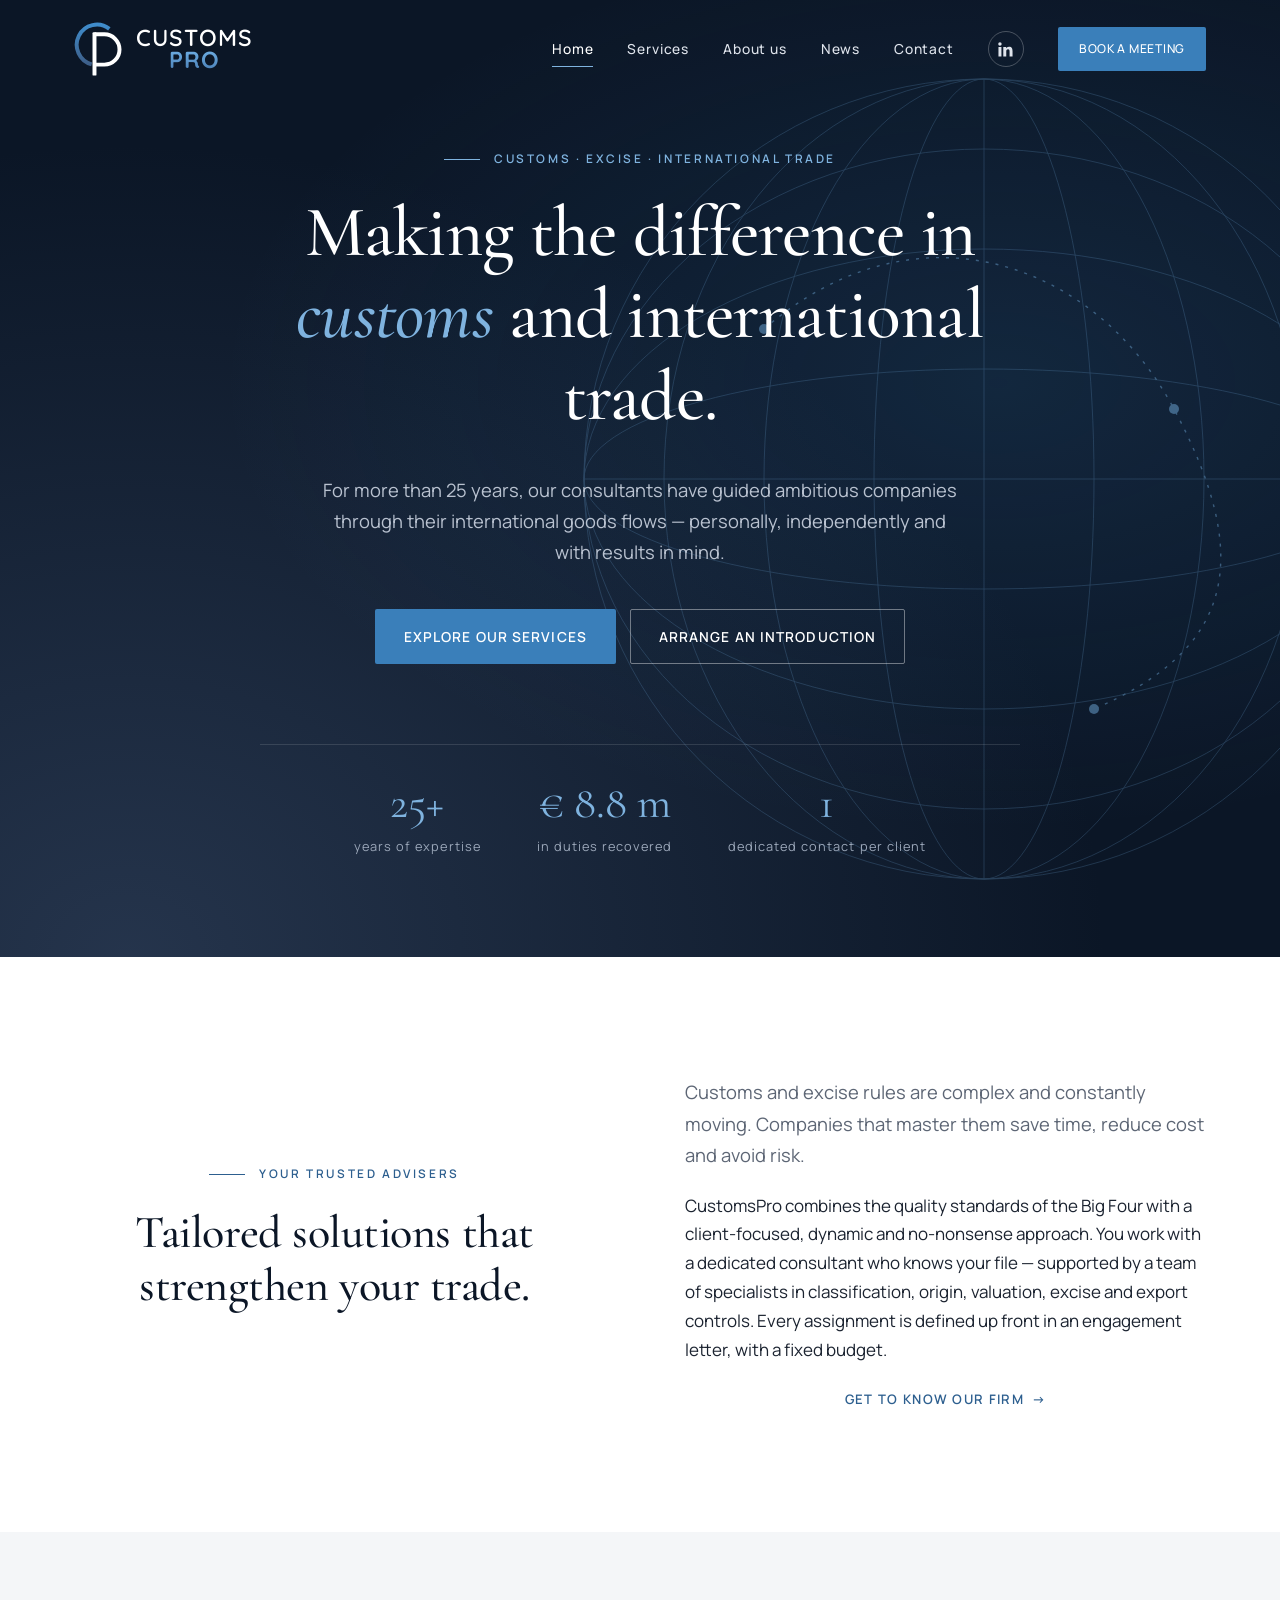
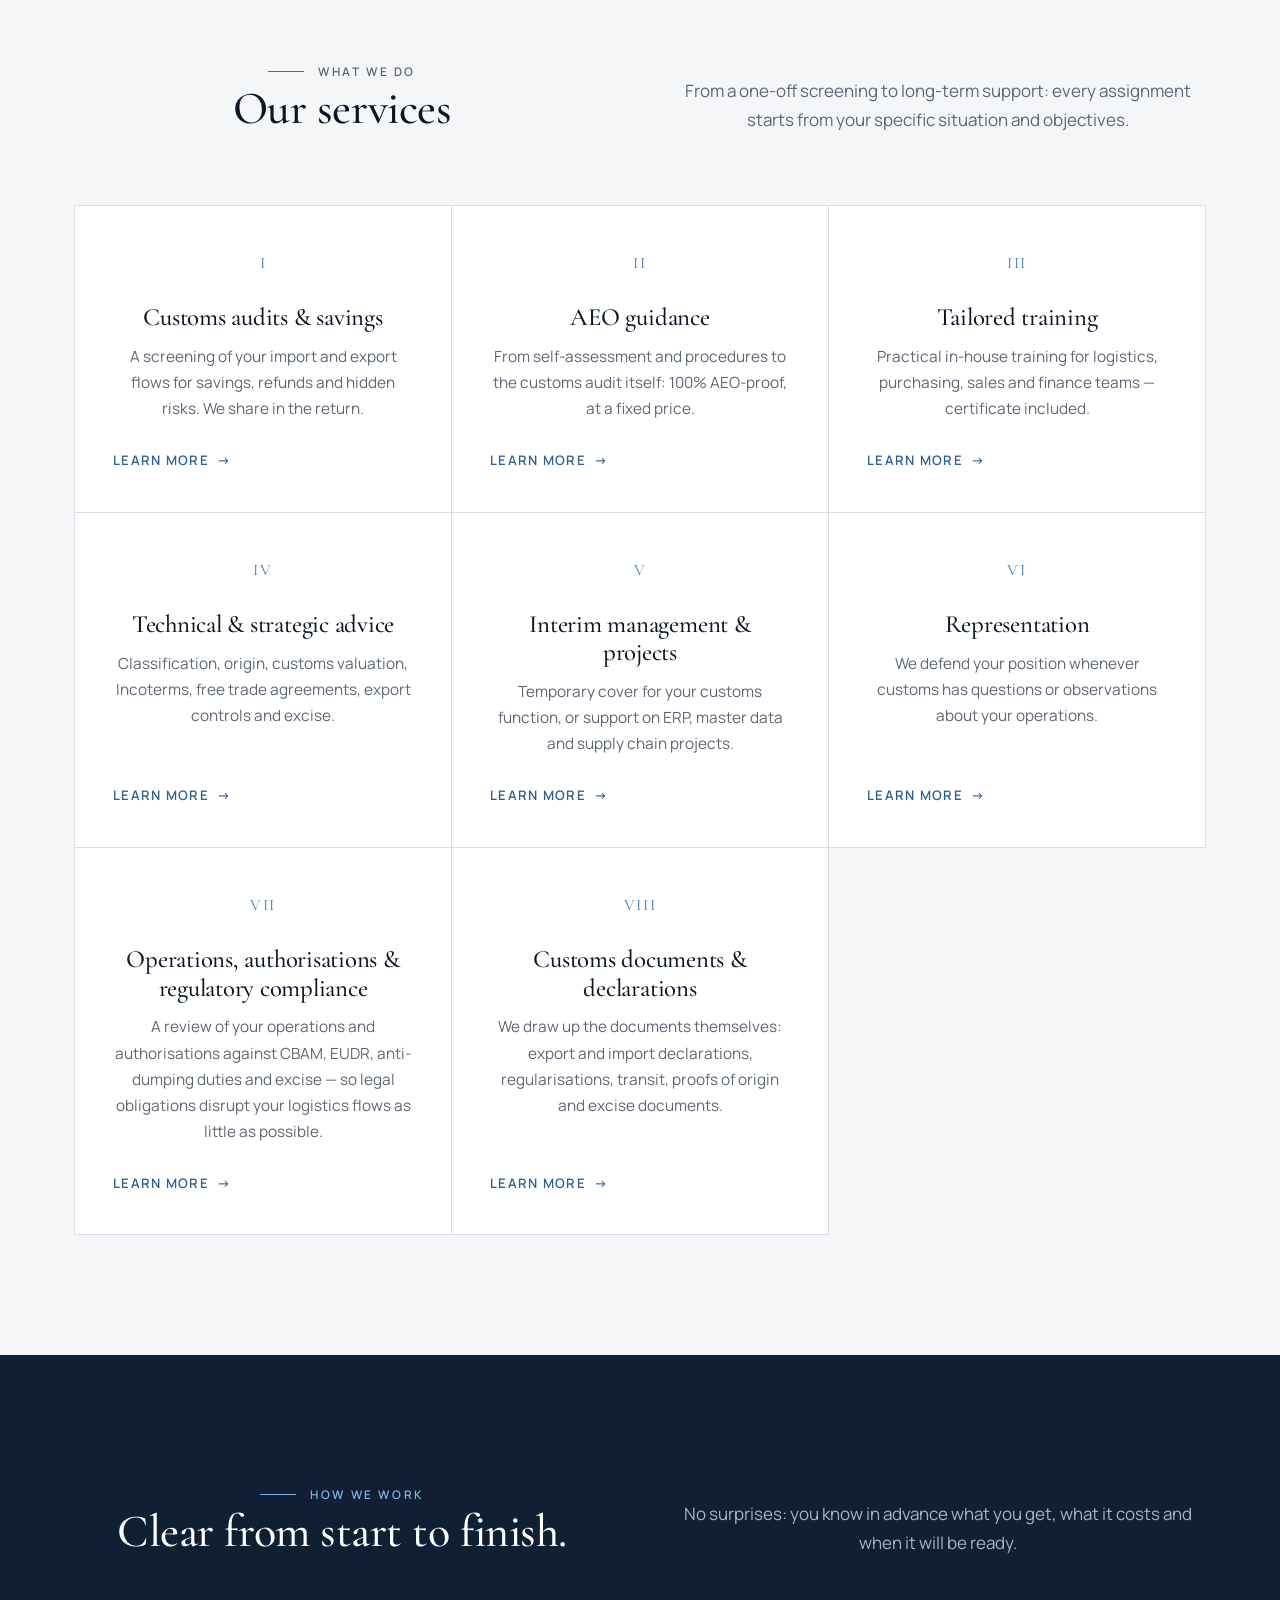
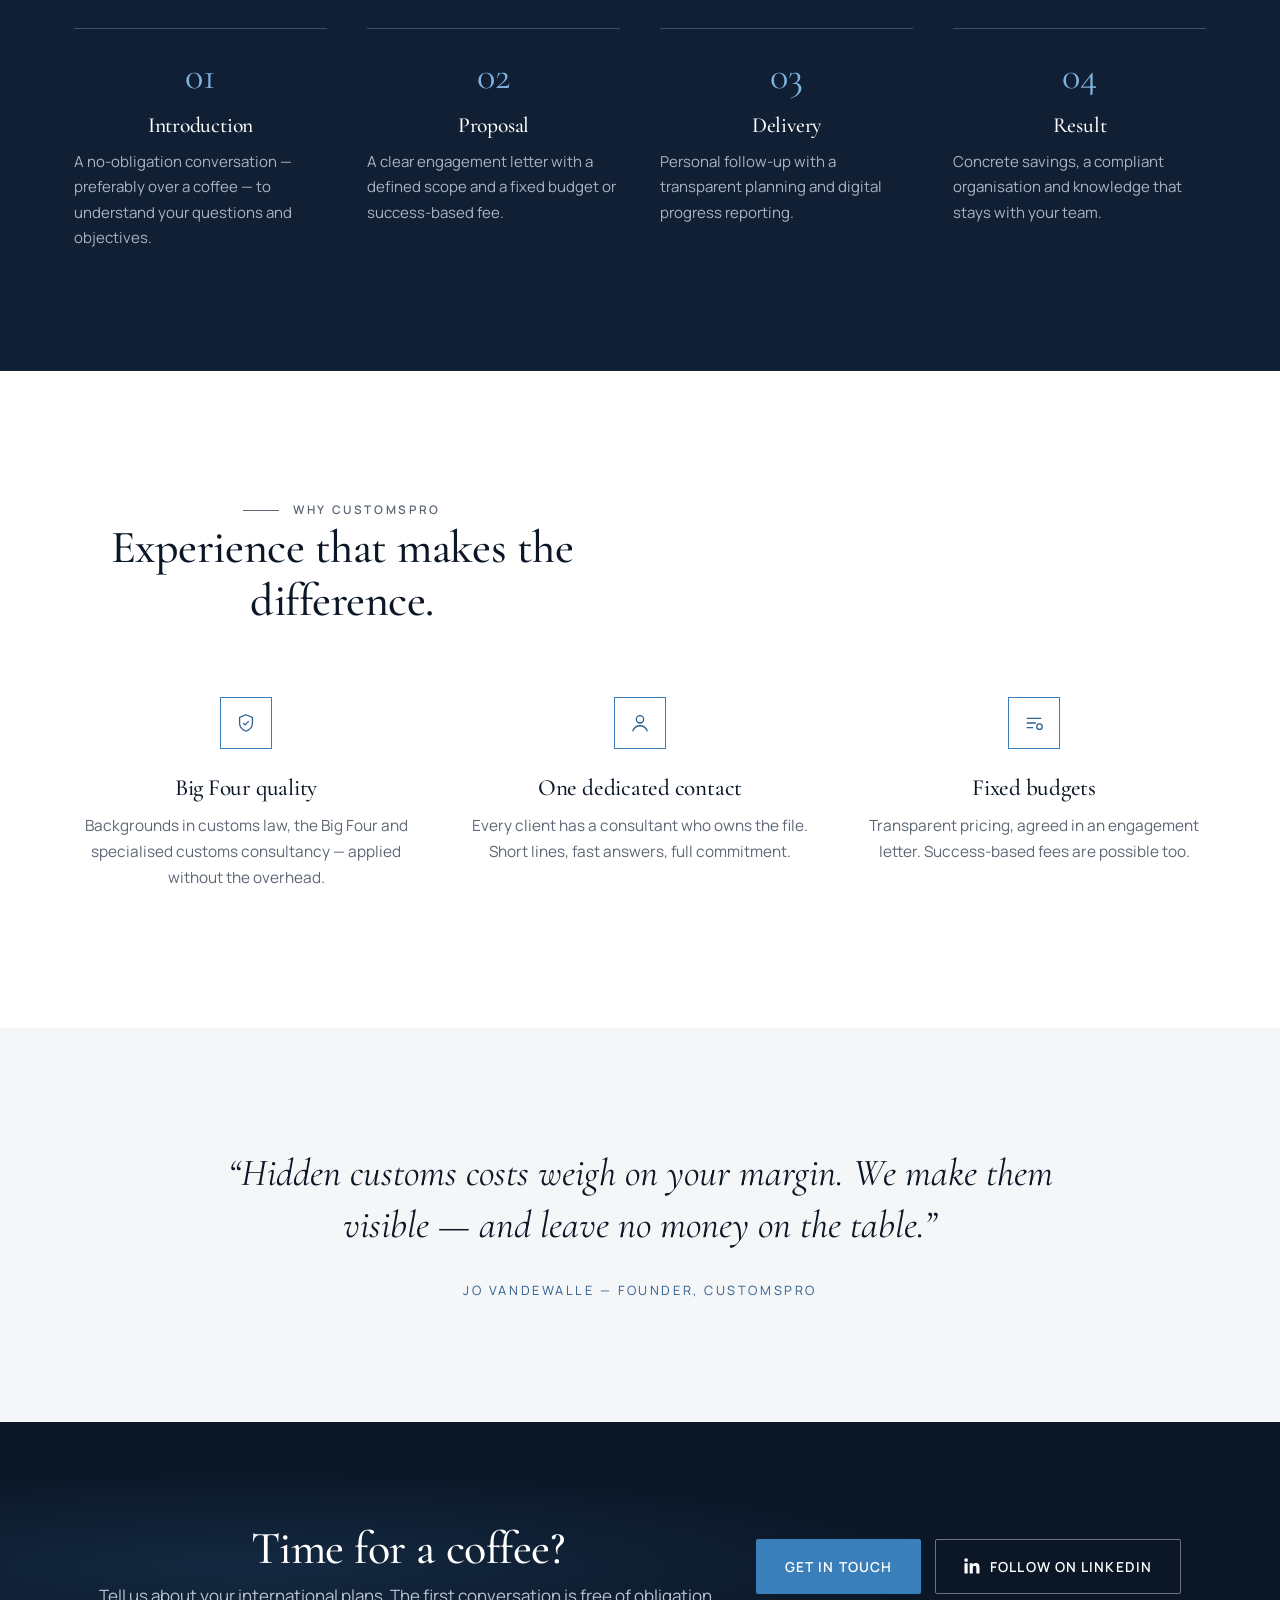
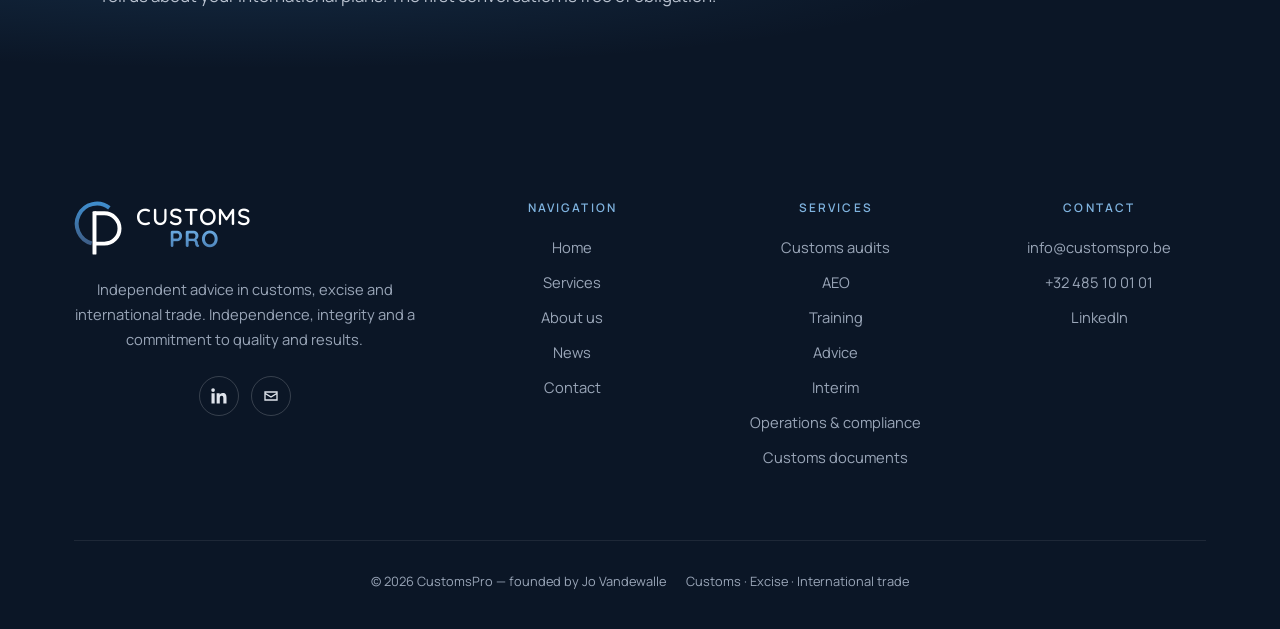
<file: index.html>
<!DOCTYPE html>
<html lang="en">
<head>
<meta charset="utf-8">
<meta name="viewport" content="width=device-width, initial-scale=1">
<meta name="description" content="CustomsPro – independent consultancy in customs, excise and international trade. Customs audits, AEO, training, classification, origin, valuation, CBAM, EUDR and customs documents.">
<meta property="og:title" content="CustomsPro | Customs &amp; Excise Consultancy">
<meta property="og:description" content="CustomsPro – independent consultancy in customs, excise and international trade. Customs audits, AEO, training, classification, origin, valuation, CBAM, EUDR and customs documents.">
<meta property="og:type" content="website">
<meta property="og:image" content="img/logo-customspro.webp">
<link rel="icon" href="img/favicon.svg" type="image/svg+xml">
<title>CustomsPro | Customs &amp; Excise Consultancy</title>
<link rel="preconnect" href="https://fonts.googleapis.com">
<link rel="preconnect" href="https://fonts.gstatic.com" crossorigin>
<link href="https://fonts.googleapis.com/css2?family=Cormorant+Garamond:ital,wght@0,400;0,500;0,600;1,400;1,500&family=Quicksand:wght@600;700&family=Manrope:wght@400;500;600;700&display=swap" rel="stylesheet">
<link rel="stylesheet" href="css/style.css?v=2">
<script type="application/ld+json">
{
  "@context": "https://schema.org",
  "@type": "ProfessionalService",
  "name": "CustomsPro",
  "description": "Independent consultancy in customs, excise and international trade.",
  "url": "https://www.customspro.be/",
  "email": "info@customspro.be",
  "telephone": "+32 485 10 01 01",
  "areaServed": "BE",
  "founder": { "@type": "Person", "name": "Jo Vandewalle" },
  "knowsAbout": ["Customs", "Excise", "AEO", "Tariff classification", "Origin", "Customs valuation", "Export controls", "Incoterms"]
}
</script>

<style>
  .route { display: none; }
  .route.is-active { display: block; }

  .news-toolbar { display:flex; flex-wrap:wrap; gap:16px; align-items:center; justify-content:space-between; margin-bottom:40px; }
  .news-list { display:grid; gap:22px; }
  .news-card { background:#fff; border:1px solid rgba(20,20,19,.08); border-radius:14px; padding:30px 32px; transition:box-shadow .25s ease, transform .25s ease; }
  .news-card:hover { box-shadow:0 18px 40px rgba(20,20,19,.08); transform:translateY(-2px); }
  .news-meta { display:flex; flex-wrap:wrap; gap:12px; align-items:center; margin-bottom:14px; }
  .news-cat { font:600 11px/1 Manrope,sans-serif; letter-spacing:.14em; text-transform:uppercase; color:#3f8ccb; background:rgba(63,140,203,.1); padding:7px 12px; border-radius:100px; }
  .news-date { font:500 13px/1 Manrope,sans-serif; color:var(--muted,#6c6a67); }
  .news-card h3 { margin:0 0 12px; font-size:1.35rem; line-height:1.3; }
  .news-card p { margin:0 0 18px; color:var(--muted,#6c6a67); }
  .news-actions { display:flex; gap:18px; align-items:center; flex-wrap:wrap; }
  .news-admin { margin-top:46px; background:#fff; border:1px dashed rgba(63,140,203,.45); border-radius:14px; padding:30px 32px; }
  .news-admin h3 { margin:0 0 6px; }
  .news-admin .hint { color:var(--muted,#6c6a67); margin:0 0 24px; font-size:.95rem; }
  .news-admin .form-row { display:grid; grid-template-columns:1fr 1fr; gap:18px; }
  .news-admin .field { margin-bottom:18px; }
  .news-admin label { display:block; font:600 12px/1 Manrope,sans-serif; letter-spacing:.08em; text-transform:uppercase; margin-bottom:8px; }
  .news-admin input, .news-admin select, .news-admin textarea { width:100%; padding:13px 15px; border:1px solid rgba(20,20,19,.16); border-radius:9px; font:400 15px/1.5 Manrope,sans-serif; background:#fff; box-sizing:border-box; }
  .news-admin textarea { min-height:110px; resize:vertical; }
  .news-status { margin-top:14px; font-size:.9rem; color:var(--muted,#6c6a67); }
  .news-delete { background:none; border:0; padding:0; font:500 14px/1 Manrope,sans-serif; color:#b4453c; cursor:pointer; }
  .news-empty { background:#fff; border:1px solid rgba(20,20,19,.08); border-radius:14px; padding:54px 32px; text-align:center; }
  .news-empty h2 { margin:0 0 10px; }
  .news-empty p { color:var(--muted,#6c6a67); margin:0 0 26px; }
  .news-filters { display:grid; gap:14px; margin:0 0 34px; }
  .filter-row { display:flex; flex-wrap:wrap; gap:10px; }
  .filter-btn {
    font:600 12px/1 Manrope,sans-serif; letter-spacing:.06em; text-transform:uppercase;
    color:var(--muted,#5d6675); background:#fff; border:1px solid var(--line,#d9dfe6);
    border-radius:100px; padding:11px 18px; cursor:pointer; white-space:nowrap;
    transition:color .25s ease, border-color .25s ease, background .25s ease;
  }
  .filter-btn:hover { color:var(--navy-900,#0b1626); border-color:var(--accent,#3a7fba); }
  .filter-btn[aria-pressed="true"] { background:var(--accent,#3a7fba); border-color:var(--accent,#3a7fba); color:#fff; }
  .filter-row-main .filter-btn { font-size:13px; padding:13px 22px; }
  .filter-row .count { opacity:.65; margin-left:6px; font-weight:500; }
  .news-none { background:#fff; border:1px solid rgba(20,20,19,.08); border-radius:14px; padding:40px 32px; text-align:center; color:var(--muted,#5d6675); }

  .news-toolbar .feed-author { display:flex; align-items:center; gap:14px; }
  .news-toolbar .feed-author img { width:56px; height:56px; border-radius:50%; object-fit:cover; object-position:top center; }
  .news-toolbar .feed-author strong { display:block; font:600 16px/1.3 Manrope,sans-serif; }
  .news-toolbar .feed-author span { display:block; font:400 13px/1.4 Manrope,sans-serif; color:var(--muted,#6c6a67); }
  @media (max-width:760px) { .news-admin .form-row { grid-template-columns:1fr; } }

  /* ---- centred layout ---- */
  body { text-align: center; }
  .hero h1, .page-hero h1, .hero .lead, .page-hero .lead, .split .lead,
  .section-head p, .quote blockquote { margin-left: auto; margin-right: auto; }
  .hero-actions, .cta-actions, .news-actions, .social, .filter-row,
  .news-meta, .footer-bottom { justify-content: center; }
  /* a scrollable row centres only when it fits, otherwise the first item is cut off */
  .service-nav .wrap { justify-content: center; justify-content: safe center; }
  .hero-stats { margin-left: auto; margin-right: auto; }
  .news-toolbar { justify-content: center; }
  .hero-stats { justify-content: center; }
  .cta .wrap { justify-content: center; text-align: center; }
  .section-head { text-align: center; }
  .value-icon, .contact-list .ico, .portrait { margin-left: auto; margin-right: auto; }
  .contact-list li { grid-template-columns: 1fr; justify-items: center; }
  .timeline li { grid-template-columns: 1fr; gap: 8px; }
  .service-detail { text-align: center; }
  .service-detail .body > p, .checklist li, .news-card p, .highlight,
  .split > div > p, .step p { text-align: left; }
  .checklist, .highlight { max-width: 820px; margin-left: auto; margin-right: auto; }
  .clients { max-width: 900px; margin-left: auto; margin-right: auto; }
  .portrait-caption { position: static; max-width: 340px; margin: 0 auto; }
</style>
</head>
<body>

<header class="site-header">
  <div class="wrap">
    <a href="#/home" class="brand" aria-label="CustomsPro – home">
      <svg class="brand-mark" viewBox="180 400 545 615" aria-hidden="true"><defs><linearGradient id="cpg" x1="0" y1="0" x2="0" y2="1"><stop offset="0" stop-color="#3f8ccb"/><stop offset="1" stop-color="#3d5e88"/></linearGradient></defs><path d="M581.7 478.8A230 230 0 1 0 380.5 882.2" fill="none" stroke="url(#cpg)" stroke-width="45"/><rect x="390" y="518" width="45" height="492" rx="10" fill="currentColor"/><path d="M412 540.5H525A172.5 172.5 0 0 1 525 885.5H412" fill="none" stroke="currentColor" stroke-width="45"/></svg>
      <span class="brand-name"><span class="bn-customs">CUSTOMS</span><span class="bn-pro">PRO</span></span>
    </a>
    <button class="menu-toggle" aria-label="Menu" aria-expanded="false"><span></span></button>
    <nav class="nav" aria-label="Main menu">
      <a href="#/home" data-nav="home">Home</a>
      <a href="#/services" data-nav="services">Services</a>
      <a href="#/about" data-nav="about">About us</a>
      <a href="#/news" data-nav="news">News</a>
      <a href="#/contact" data-nav="contact">Contact</a>
      <a href="https://www.linkedin.com/in/jo-vandewalle-5059613/" class="nav-linkedin" target="_blank" rel="noopener" aria-label="CustomsPro on LinkedIn">
        <svg viewBox="3 3 18 18" aria-hidden="true"><path d="M20.45 20.45h-3.56v-5.57c0-1.33-.02-3.04-1.85-3.04-1.85 0-2.14 1.45-2.14 2.94v5.67H9.35V9h3.41v1.56h.05c.48-.9 1.64-1.85 3.37-1.85 3.6 0 4.27 2.37 4.27 5.46v6.28zM5.34 7.43a2.06 2.06 0 1 1 0-4.13 2.06 2.06 0 0 1 0 4.13zM7.12 20.45H3.56V9h3.56v11.45z"/></svg>
      </a>
      <a href="#/contact" class="btn btn-accent">Book a meeting</a>
    </nav>
  </div>
</header>

<main>

  <!-- ============================= HOME ============================= -->
  <div class="route" id="route-home">

    <section class="hero on-dark">
      <svg class="hero-globe" viewBox="0 0 900 900" fill="none" aria-hidden="true">
        <g stroke="#6fa8d8" stroke-width=".8" opacity=".55">
          <circle cx="450" cy="450" r="400"/>
          <ellipse cx="450" cy="450" rx="320" ry="400"/>
          <ellipse cx="450" cy="450" rx="220" ry="400"/>
          <ellipse cx="450" cy="450" rx="110" ry="400"/>
          <line x1="450" y1="50" x2="450" y2="850"/>
          <ellipse cx="450" cy="450" rx="400" ry="110"/>
          <ellipse cx="450" cy="450" rx="400" ry="230"/>
          <ellipse cx="450" cy="450" rx="400" ry="330"/>
          <line x1="50" y1="450" x2="850" y2="450"/>
        </g>
        <path d="M230 300 C 380 170, 560 230, 640 380 S 700 620, 560 680" stroke="#6fa8d8" stroke-width="1.4" stroke-dasharray="3 7" opacity=".9"/>
        <circle cx="230" cy="300" r="5" fill="#6fa8d8"/>
        <circle cx="640" cy="380" r="5" fill="#6fa8d8"/>
        <circle cx="560" cy="680" r="5" fill="#6fa8d8"/>
      </svg>

      <div class="wrap">
        <p class="eyebrow reveal">Customs · Excise · International trade</p>
        <h1 class="reveal">Making the difference in <em>customs</em> and international trade.</h1>
        <p class="lead reveal">For more than 25 years, our consultants have guided ambitious companies through their international goods flows — personally, independently and with results in mind.</p>
        <div class="hero-actions reveal">
          <a href="#/services" class="btn btn-accent">Explore our services</a>
          <a href="#/contact" class="btn btn-outline">Arrange an introduction</a>
        </div>

        <div class="hero-stats reveal">
          <div>
            <div class="stat-num">25+</div>
            <div class="stat-label">years of expertise</div>
          </div>
          <div>
            <div class="stat-num">€ 8.8 m</div>
            <div class="stat-label">in duties recovered</div>
          </div>
          <div>
            <div class="stat-num">1</div>
            <div class="stat-label">dedicated contact per client</div>
          </div>
        </div>
      </div>
    </section>

    <section class="section-white">
      <div class="wrap split">
        <div class="reveal">
          <p class="eyebrow">Your trusted advisers</p>
          <h2>Tailored solutions that strengthen your trade.</h2>
        </div>
        <div class="reveal">
          <p class="lead">Customs and excise rules are complex and constantly moving. Companies that master them save time, reduce cost and avoid risk.</p>
          <p>CustomsPro combines the quality standards of the Big Four with a client-focused, dynamic and no-nonsense approach. You work with a dedicated consultant who knows your file — supported by a team of specialists in classification, origin, valuation, excise and export controls. Every assignment is defined up front in an engagement letter, with a fixed budget.</p>
          <a href="#/about" class="link-arrow">Get to know our firm <span>→</span></a>
        </div>
      </div>
    </section>

    <section class="section-ivory">
      <div class="wrap">
        <div class="section-head">
          <div class="reveal">
            <p class="eyebrow">What we do</p>
            <h2>Our services</h2>
          </div>
          <p class="reveal">From a one-off screening to long-term support: every assignment starts from your specific situation and objectives.</p>
        </div>

        <div class="services-grid">
          <a href="#/services#audits" class="service-card reveal">
            <div class="service-num">I</div>
            <h3>Customs audits &amp; savings</h3>
            <p>A screening of your import and export flows for savings, refunds and hidden risks. We share in the return.</p>
            <span class="link-arrow">Learn more <span>→</span></span>
          </a>
          <a href="#/services#aeo" class="service-card reveal">
            <div class="service-num">II</div>
            <h3>AEO guidance</h3>
            <p>From self-assessment and procedures to the customs audit itself: 100% AEO-proof, at a fixed price.</p>
            <span class="link-arrow">Learn more <span>→</span></span>
          </a>
          <a href="#/services#training" class="service-card reveal">
            <div class="service-num">III</div>
            <h3>Tailored training</h3>
            <p>Practical in-house training for logistics, purchasing, sales and finance teams — certificate included.</p>
            <span class="link-arrow">Learn more <span>→</span></span>
          </a>
          <a href="#/services#advice" class="service-card reveal">
            <div class="service-num">IV</div>
            <h3>Technical &amp; strategic advice</h3>
            <p>Classification, origin, customs valuation, Incoterms, free trade agreements, export controls and excise.</p>
            <span class="link-arrow">Learn more <span>→</span></span>
          </a>
          <a href="#/services#interim" class="service-card reveal">
            <div class="service-num">V</div>
            <h3>Interim management &amp; projects</h3>
            <p>Temporary cover for your customs function, or support on ERP, master data and supply chain projects.</p>
            <span class="link-arrow">Learn more <span>→</span></span>
          </a>
          <a href="#/services#representation" class="service-card reveal">
            <div class="service-num">VI</div>
            <h3>Representation</h3>
            <p>We defend your position whenever customs has questions or observations about your operations.</p>
            <span class="link-arrow">Learn more <span>→</span></span>
          </a>
          <a href="#/services#compliance" class="service-card reveal">
            <div class="service-num">VII</div>
            <h3>Operations, authorisations &amp; regulatory compliance</h3>
            <p>A review of your operations and authorisations against CBAM, EUDR, anti-dumping duties and excise — so legal obligations disrupt your logistics flows as little as possible.</p>
            <span class="link-arrow">Learn more <span>→</span></span>
          </a>
          <a href="#/services#documents" class="service-card reveal">
            <div class="service-num">VIII</div>
            <h3>Customs documents &amp; declarations</h3>
            <p>We draw up the documents themselves: export and import declarations, regularisations, transit, proofs of origin and excise documents.</p>
            <span class="link-arrow">Learn more <span>→</span></span>
          </a>
        </div>
      </div>
    </section>

    <section class="section-dark on-dark">
      <div class="wrap">
        <div class="section-head">
          <div class="reveal">
            <p class="eyebrow">How we work</p>
            <h2>Clear from start to finish.</h2>
          </div>
          <p class="reveal" style="color:#a9b3c2">No surprises: you know in advance what you get, what it costs and when it will be ready.</p>
        </div>
        <div class="steps">
          <div class="step reveal">
            <h3>Introduction</h3>
            <p>A no-obligation conversation — preferably over a coffee — to understand your questions and objectives.</p>
          </div>
          <div class="step reveal">
            <h3>Proposal</h3>
            <p>A clear engagement letter with a defined scope and a fixed budget or success-based fee.</p>
          </div>
          <div class="step reveal">
            <h3>Delivery</h3>
            <p>Personal follow-up with a transparent planning and digital progress reporting.</p>
          </div>
          <div class="step reveal">
            <h3>Result</h3>
            <p>Concrete savings, a compliant organisation and knowledge that stays with your team.</p>
          </div>
        </div>
      </div>
    </section>

    <section class="section-white">
      <div class="wrap">
        <div class="section-head">
          <div class="reveal">
            <p class="eyebrow">Why CustomsPro</p>
            <h2>Experience that makes the difference.</h2>
          </div>
        </div>
        <div class="values">
          <div class="value reveal">
            <div class="value-icon"><svg viewBox="0 0 24 24" fill="none" stroke="currentColor" stroke-width="1.4"><path d="M12 3l7 3v6c0 4.5-3 7.5-7 9-4-1.5-7-4.5-7-9V6l7-3z"/><path d="M9 12l2 2 4-4"/></svg></div>
            <h3>Big Four quality</h3>
            <p>Backgrounds in customs law, the Big Four and specialised customs consultancy — applied without the overhead.</p>
          </div>
          <div class="value reveal">
            <div class="value-icon"><svg viewBox="0 0 24 24" fill="none" stroke="currentColor" stroke-width="1.4"><circle cx="12" cy="8" r="4"/><path d="M4 21c1.5-4 4.5-6 8-6s6.5 2 8 6"/></svg></div>
            <h3>One dedicated contact</h3>
            <p>Every client has a consultant who owns the file. Short lines, fast answers, full commitment.</p>
          </div>
          <div class="value reveal">
            <div class="value-icon"><svg viewBox="0 0 24 24" fill="none" stroke="currentColor" stroke-width="1.4"><path d="M4 7h16M4 12h10M4 17h7"/><circle cx="18" cy="16" r="3"/></svg></div>
            <h3>Fixed budgets</h3>
            <p>Transparent pricing, agreed in an engagement letter. Success-based fees are possible too.</p>
          </div>
        </div>
      </div>
    </section>

    <section class="section-ivory">
      <div class="wrap quote reveal">
        <blockquote>“Hidden customs costs weigh on your margin. We make them visible — and leave no money on the table.”</blockquote>
        <cite>Jo Vandewalle — Founder, CustomsPro</cite>
      </div>
    </section>

    <section class="cta on-dark">
      <div class="wrap">
        <div>
          <h2>Time for a coffee?</h2>
          <p>Tell us about your international plans. The first conversation is free of obligation.</p>
        </div>
        <div class="cta-actions">
          <a href="#/contact" class="btn btn-accent">Get in touch</a>
          <a href="https://www.linkedin.com/in/jo-vandewalle-5059613/" target="_blank" rel="noopener" class="btn btn-outline">
            <svg viewBox="3 3 18 18" fill="currentColor" aria-hidden="true"><path d="M20.45 20.45h-3.56v-5.57c0-1.33-.02-3.04-1.85-3.04-1.85 0-2.14 1.45-2.14 2.94v5.67H9.35V9h3.41v1.56h.05c.48-.9 1.64-1.85 3.37-1.85 3.6 0 4.27 2.37 4.27 5.46v6.28zM5.34 7.43a2.06 2.06 0 1 1 0-4.13 2.06 2.06 0 0 1 0 4.13zM7.12 20.45H3.56V9h3.56v11.45z"/></svg>
            Follow on LinkedIn
          </a>
        </div>
      </div>
    </section>

  </div>

  <!-- ============================ SERVICES ========================== -->
  <div class="route" id="route-services">

    <section class="page-hero on-dark">
      <div class="wrap">
        <p class="eyebrow">Our services</p>
        <h1>Customs and excise expertise, <br>matched to your business.</h1>
        <p class="lead">Each assignment is clearly defined in a tailored engagement letter, with a transparent fixed budget at a competitive rate. Where appropriate, success-based fee arrangements and flexible ad-hoc support can also be agreed upon.</p>
      </div>
    </section>

    <nav class="service-nav" aria-label="Services">
      <div class="wrap">
        <a href="#/services#audits">Audits &amp; savings</a>
        <a href="#/services#aeo">AEO</a>
        <a href="#/services#training">Training</a>
        <a href="#/services#advice">Advice</a>
        <a href="#/services#interim">Interim &amp; projects</a>
        <a href="#/services#representation">Representation</a>
        <a href="#/services#compliance">Operations &amp; compliance</a>
        <a href="#/services#documents">Customs documents</a>
      </div>
    </nav>

    <div class="section-white" style="padding:0">
      <div class="wrap">

        <article id="audits" class="service-detail">
          <aside class="reveal">
            <div class="service-num">I</div>
            <h2>Customs audits &amp; savings</h2>
            <span class="tag">Limited cost up front</span>
          </aside>
          <div class="body reveal">
            <p>Hidden customs costs weigh on your profit margin. We screen your import and export flows, and your wider commercial set-up, from a customs and trade perspective — fully focused on cost saving and optimisation.</p>
            <p>After thorough preparation and one or more days of on-site interviews, we map every opportunity that can lead to a recurring saving of tens of thousands of euros. CustomsPro then plans, manages and realises those savings or refunds together with you, in a joint project plan. <strong>We share the investment and the return.</strong></p>

            <h4>Compliance audits</h4>
            <p>We also carry out customs and excise audits to establish whether your operations meet the Union Customs Code and whether hidden risks remain. Typical triggers:</p>
            <ul class="checklist cols-2">
              <li>Investment in warehousing or logistics</li>
              <li>Mergers and acquisitions (due diligence)</li>
              <li>Preparing for AEO</li>
              <li>Refunds of customs and excise duties</li>
              <li>Review of international contracts</li>
              <li>Maturity assessment of your trade function</li>
            </ul>

            <div class="highlight"><strong>More than € 8.8 million</strong> in duties already recovered for clients — and more again in savings.</div>
            <p style="margin-top:28px"><a href="#/contact" class="link-arrow">Request more information <span>→</span></a></p>
          </div>
        </article>

        <article id="aeo" class="service-detail">
          <aside class="reveal">
            <div class="service-num">II</div>
            <h2>AEO guidance</h2>
            <span class="tag">Fixed price — no surprises</span>
          </aside>
          <div class="body reveal">
            <p>Better customs processes, savings, more efficient goods flows, mutual trust and a competitive edge: that is what Authorised Economic Operator (AEO) status delivers.</p>
            <p>The AEO authorisation shows that your company is a reliable link in the international supply chain. Customs grants priority treatment, and a growing number of customers and suppliers expect it from their partners. There are two types, which can be combined: <strong>AEO-C</strong> (customs simplifications) and <strong>AEO-S</strong> (security).</p>

            <h4>What we do</h4>
            <ul class="checklist">
              <li>Self-assessment and gap analysis</li>
              <li>Drafting written procedures and internal controls</li>
              <li>Training the people involved</li>
              <li>Support during the customs audit and the three-yearly re-audit</li>
            </ul>

            <div class="highlight"><strong>A common mistake:</strong> “It is only a questionnaire” or “One person will sort this out before year-end.” AEO calls for a supported, organisation-wide approach. Our experience with AEO projects keeps your organisation from being overloaded.</div>
            <p style="margin-top:28px"><a href="#/contact" class="link-arrow">Request a quotation <span>→</span></a></p>
          </div>
        </article>

        <article id="training" class="service-detail">
          <aside class="reveal">
            <div class="service-num">III</div>
            <h2>Tailored training</h2>
            <span class="tag">In-house or external</span>
          </aside>
          <div class="body reveal">
            <p>Export procedures, special procedures, Incoterms, supplier's declarations, CN codes, BTI, origin, “made in” rules, customs valuation and transfer pricing, centralised clearance, EORI, AEO… Not buzzwords, but daily reality in an international organisation.</p>
            <p>Our practical training for logistics, purchasing, sales and finance professionals delivers more efficiency, better knowledge retention and more understanding between departments.</p>

            <h4>Is your organisation ready for training?</h4>
            <ul class="checklist cols-2">
              <li>Strong growth over recent years</li>
              <li>No company-specific training in 3 years</li>
              <li>More customs work outsourced</li>
              <li>Key people approaching retirement</li>
              <li>Mergers or acquisitions within the group</li>
              <li>More questions from providers or customs</li>
            </ul>

            <div class="highlight"><strong>Included:</strong> intake conversation, an experienced trainer, a certificate and reusable course material. From € 300 per person for a full day.*<br><small style="color:var(--muted)">*Conditions apply.</small></div>
            <p style="margin-top:28px"><a href="#/contact" class="link-arrow">Request tailored training <span>→</span></a></p>
          </div>
        </article>

        <article id="advice" class="service-detail">
          <aside class="reveal">
            <div class="service-num">IV</div>
            <h2>Technical &amp; strategic advice</h2>
            <span class="tag">Customs &amp; excise</span>
          </aside>
          <div class="body reveal">
            <p>Clear answers to technical questions, and strategic advice whenever you expand your international activities.</p>
            <ul class="checklist cols-2">
              <li>Tariff classification (classification trees)</li>
              <li>Preferential and non-preferential origin</li>
              <li>PAN-EURO-MED and free trade agreements</li>
              <li>Customs valuation: TP, royalties, commissions, freight</li>
              <li>Rulings and BTI applications</li>
              <li>Incoterms and contract review</li>
              <li>Excise reviews</li>
              <li>Landed cost analysis for international expansion</li>
              <li>Choice of production countries and hubs</li>
              <li>Master data: tariff, origin, value</li>
            </ul>
            <p>For questions outside Belgium we draw on a worldwide network of trusted partners in customs, excise, VAT and logistics.</p>
            <p style="margin-top:28px"><a href="#/contact" class="link-arrow">Ask your question <span>→</span></a></p>
          </div>
        </article>

        <article id="interim" class="service-detail">
          <aside class="reveal">
            <div class="service-num">V</div>
            <h2>Interim management &amp; projects</h2>
            <span class="tag">Supply chain &amp; customs</span>
          </aside>
          <div class="body reveal">
            <p>Is your customs manager temporarily unavailable, or is an ambitious project under way? CustomsPro steps in — as an interim customs manager or as project lead.</p>
            <ul class="checklist">
              <li>Temporary cover for your customs function</li>
              <li>Customs input during ERP implementations in an international environment</li>
              <li>Master data management projects (tariff, origin and customs value)</li>
              <li>Coaching your customs and logistics professionals with legal, tax and customs advice</li>
              <li>Managing international projects and questions across several countries</li>
              <li>Implementing new and special legislation affecting your production, imports or exports</li>
            </ul>

            <h4>New legislation, absorbed fast</h4>
            <p>Special legislation rarely arrives with a warning. CBAM, EUDR, sanctions packages, dual-use list updates, product and packaging rules — each one lands on flows that were already running. Picking up new rules quickly is part of what we do: we read the text, work out what it means for your goods, and translate it into the procedures, master data and documents your teams work with — before it costs you a shipment.</p>
            <p style="margin-top:28px"><a href="#/contact" class="link-arrow">Discuss your project <span>→</span></a></p>
          </div>
        </article>

        <article id="representation" class="service-detail">
          <aside class="reveal">
            <div class="service-num">VI</div>
            <h2>Representation before customs</h2>
            <span class="tag">Your position defended</span>
          </aside>
          <div class="body reveal">
            <p>When customs raises questions or observations about your operations, CustomsPro stands beside you. With a background in customs law, we set out your position clearly and with proper legal support.</p>
            <ul class="checklist">
              <li>Responses to customs questions and controls</li>
              <li>Regularisations and appeal procedures</li>
              <li>Applications for repayment or remission</li>
            </ul>
            <p style="margin-top:28px"><a href="#/contact" class="link-arrow">Get in touch <span>→</span></a></p>
          </div>
        </article>

        <article id="compliance" class="service-detail">
          <aside class="reveal">
            <div class="service-num">VII</div>
            <h2>Operations, authorisations &amp; regulatory compliance</h2>
            <span class="tag">CBAM · EUDR · Anti-dumping · Excise</span>
          </aside>
          <div class="body reveal">
            <p>A steady stream of new trade legislation lands on the goods flows you already have. CBAM, the Deforestation Regulation, anti-dumping measures and excise rules each come with their own scope, evidence and reporting — and each of them can stop a shipment at the border if the obligation is discovered too late.</p>
            <p>We review your operations and your existing authorisations against the legislation in force, establish which obligations genuinely apply to your goods, and build them into your processes and master data. The objective is simple: <strong>keep your logistics flows moving, with the regulatory work done before the goods are on the road.</strong></p>

            <h4>What we review</h4>
            <ul class="checklist cols-2">
              <li>CBAM: scope per CN code, embedded emissions data, reporting and certificates</li>
              <li>EUDR: Annex I scoping, due diligence statements and supplier evidence</li>
              <li>Anti-dumping and countervailing duties: scope, origin evidence and circumvention risk</li>
              <li>Excise: authorisations, tax warehouses, EMCS movements and exemptions</li>
              <li>Export controls and sanctions screening on the same flows</li>
              <li>Product legislation and prohibitions that surface at import or export</li>
            </ul>

            <h4>Your authorisations</h4>
            <p>Authorisations age quietly. We check that yours still match what your business actually does — AEO, special procedures such as inward and outward processing, customs warehousing, simplified and centralised clearance, excise authorisations — and whether the conditions, guarantees and record-keeping behind them still hold up in an audit.</p>

            <div class="highlight"><strong>The result:</strong> one overview per goods flow of the obligations that apply, who owns each of them internally, and what has to be in place before the shipment moves — instead of a call from your forwarder at the border.</div>
            <p style="margin-top:28px"><a href="#/contact" class="link-arrow">Request a compliance review <span>→</span></a></p>
          </div>
        </article>

        <article id="documents" class="service-detail">
          <aside class="reveal">
            <div class="service-num">VIII</div>
            <h2>Customs documents &amp; declarations</h2>
            <span class="tag">Drawn up by us</span>
          </aside>
          <div class="body reveal">
            <p>Advice is one thing; the document that accompanies the goods is another. CustomsPro also draws up the paperwork itself — with the classification, value and origin behind it checked before it is filed, not after a control.</p>

            <h4>What we prepare</h4>
            <ul class="checklist cols-2">
              <li>Export and import declarations</li>
              <li>One-sided Belgian export declarations for parties without their own set-up in Belgium</li>
              <li>Regularisation declarations to put earlier movements right</li>
              <li>Transit documents (T1, T2) and their discharge</li>
              <li>Proofs of preferential origin: EUR.1, A.TR, REX statements on origin</li>
              <li>Certificates of origin and supplier's declarations</li>
              <li>Documents for special procedures: inward and outward processing, customs warehousing, temporary admission</li>
              <li>Excise documents and EMCS movements</li>
            </ul>

            <p>Each document is prepared from your own data — commercial invoice, product master, contracts and Incoterms — and the underlying positions are documented, so the file behind the declaration stands up years later. Where a flow repeats, we set it up once and keep it running.</p>

            <div class="highlight"><strong>Ad hoc or structural:</strong> a single urgent declaration, a batch of regularisations, or the standing preparation of your documents — with a fixed price per document type agreed up front.</div>
            <p style="margin-top:28px"><a href="#/contact" class="link-arrow">Ask about document preparation <span>→</span></a></p>
          </div>
        </article>

      </div>
    </div>

    <section class="cta on-dark">
      <div class="wrap">
        <div>
          <h2>Not sure which service you need?</h2>
          <p>A short conversation is usually enough to determine the right approach.</p>
        </div>
        <div class="cta-actions">
          <a href="#/contact" class="btn btn-accent">Arrange a call</a>
          <a href="tel:+32485100101" class="btn btn-outline">+32 485 10 01 01</a>
        </div>
      </div>
    </section>

  </div>

  <!-- ============================= ABOUT ============================ -->
  <div class="route" id="route-about">

    <section class="page-hero on-dark">
      <div class="wrap">
        <p class="eyebrow">About CustomsPro</p>
        <h1>Your trusted advisers <br>in international trade.</h1>
        <p class="lead">CustomsPro is an independent consultancy in customs, excise and international trade. We work for SMEs, for large and listed groups, and just as readily for start-ups and greenfield operations setting up their first international flows. What those assignments have in common: goods crossing borders, and regulation that does not wait.</p>
      </div>
    </section>

    <section class="section-white">
      <div class="wrap split">
        <div class="reveal" style="position:relative">
          <div class="portrait">
            <img src="img/jo-vandewalle.jpg" alt="Jo Vandewalle, founder of CustomsPro" width="760" height="950">
          </div>
          <div class="portrait-caption"><strong>Jo Vandewalle</strong>Founder, CustomsPro</div>
        </div>
        <div class="reveal">
          <p class="eyebrow">Our firm</p>
          <h2>Big Four standards, a no-nonsense approach.</h2>
          <p class="lead">CustomsPro was founded by Jo Vandewalle, a customs lawyer with a background at the Big Four and as director of a specialised customs consultancy.</p>
          <p>That foundation still defines how we work: the professional quality standards of the large firms, combined with a client-focused, dynamic and pragmatic approach. Our consultants hold degrees in law, tax and international trade, and they spend their days on the same questions your teams face — classification, origin, valuation, excise, export controls and authorisations.</p>
          <p>Two principles run through every assignment: <strong>commitment to results</strong> and <strong>integrity</strong> — from start to finish.</p>
          <div class="hero-actions" style="margin-top:32px">
            <a href="https://www.linkedin.com/in/jo-vandewalle-5059613/" target="_blank" rel="noopener" class="btn btn-linkedin">
              <svg viewBox="3 3 18 18" fill="currentColor" aria-hidden="true"><path d="M20.45 20.45h-3.56v-5.57c0-1.33-.02-3.04-1.85-3.04-1.85 0-2.14 1.45-2.14 2.94v5.67H9.35V9h3.41v1.56h.05c.48-.9 1.64-1.85 3.37-1.85 3.6 0 4.27 2.37 4.27 5.46v6.28zM5.34 7.43a2.06 2.06 0 1 1 0-4.13 2.06 2.06 0 0 1 0 4.13zM7.12 20.45H3.56V9h3.56v11.45z"/></svg>
              Follow us on LinkedIn
            </a>
            <a href="#/contact" class="btn btn-outline">Contact our team</a>
          </div>
        </div>
      </div>
    </section>

    <section class="section-ivory">
      <div class="wrap">
        <div class="section-head">
          <div class="reveal">
            <p class="eyebrow">Our expertise</p>
            <h2>Specialists, not generalists</h2>
          </div>
          <p class="reveal">Depth where your file needs it, and new legislation mastered here before it reaches your goods flows.</p>
        </div>
        <ul class="timeline">
          <li class="reveal">
            <div class="when">Classification</div>
            <div>
              <h3>Tariff classification &amp; BTI</h3>
              <p>Classification trees for full product portfolios, ruling and BTI applications, and defence of classification positions.</p>
            </div>
          </li>
          <li class="reveal">
            <div class="when">Origin</div>
            <div>
              <h3>Preferential &amp; non-preferential origin</h3>
              <p>Free trade agreements, PAN-EURO-MED, REX and supplier's declarations, “made in” assessments.</p>
            </div>
          </li>
          <li class="reveal">
            <div class="when">Valuation</div>
            <div>
              <h3>Customs valuation &amp; transfer pricing</h3>
              <p>Royalties, commissions, assists and freight, and the interaction between customs value and TP adjustments.</p>
            </div>
          </li>
          <li class="reveal">
            <div class="when">Excise</div>
            <div>
              <h3>Excise duties &amp; EMCS</h3>
              <p>Tax warehouses, duty-suspension movements, authorisations and excise reviews.</p>
            </div>
          </li>
          <li class="reveal">
            <div class="when">Controls</div>
            <div>
              <h3>Export controls &amp; sanctions</h3>
              <p>Dual-use classification, licensing, screening programmes and re-export exposure.</p>
            </div>
          </li>
          <li class="reveal">
            <div class="when">Trade regulation</div>
            <div>
              <h3>CBAM, EUDR, anti-dumping &amp; special legislation</h3>
              <p>Scoping, reporting obligations, due diligence statements and duty exposure on the flows you already run. New rules keep arriving — we make it our business to absorb legislation that touches your production, import or export quickly, and to tell you what it changes for you.</p>
            </div>
          </li>
          <li class="reveal">
            <div class="when">Authorisations</div>
            <div>
              <h3>AEO, special procedures &amp; simplifications</h3>
              <p>Inward and outward processing, customs warehousing, centralised clearance and AEO trajectories.</p>
            </div>
          </li>
        </ul>
      </div>
    </section>

    <section class="section-dark on-dark">
      <div class="wrap">
        <div class="section-head">
          <div class="reveal">
            <p class="eyebrow">Track record</p>
            <h2>A selection of our assignments</h2>
          </div>
          <p class="reveal" style="color:#a9b3c2">From local SMEs with € 1 million in turnover to listed groups above € 2 billion — and start-ups building their trade set-up from scratch.</p>
        </div>
        <ul class="checklist clients reveal">
          <li>Customs valuation review and ruling application for a global manufacturing group</li>
          <li>AEO guidance: self-assessment, procedures, training and regularisation</li>
          <li>Customs awareness training for the EU managers of a top-4 courier company</li>
          <li>Compliance audits in the textile, chemical and aerospace sectors</li>
          <li>Strategic advice on future production countries based on EU free trade agreements</li>
          <li>Advice on structuring shipments from hubs inside and outside the EU</li>
          <li>Classification of all finished goods and raw materials through a classification tree</li>
          <li>Excise review for a player in the beverage sector</li>
          <li>Worldwide packaging requirements project for a manufacturer</li>
          <li>Interim assignments as customs manager</li>
        </ul>
      </div>
    </section>

    <section class="section-white">
      <div class="wrap">
        <div class="values">
          <div class="value reveal">
            <div class="value-icon"><svg viewBox="0 0 24 24" fill="none" stroke="currentColor" stroke-width="1.4"><path d="M12 3v18M5 8l7-5 7 5M5 8l-2 6h4L5 8zm14 0l-2 6h4l-2-6zM8 21h8"/></svg></div>
            <h3>Integrity</h3>
            <p>Honest advice, even when that means a smaller assignment for us.</p>
          </div>
          <div class="value reveal">
            <div class="value-icon"><svg viewBox="0 0 24 24" fill="none" stroke="currentColor" stroke-width="1.4"><circle cx="12" cy="12" r="8"/><circle cx="12" cy="12" r="4"/><circle cx="12" cy="12" r=".8" fill="currentColor"/></svg></div>
            <h3>Results-driven</h3>
            <p>We measure our success in concrete savings and an organisation that is in order.</p>
          </div>
          <div class="value reveal">
            <div class="value-icon"><svg viewBox="0 0 24 24" fill="none" stroke="currentColor" stroke-width="1.4"><rect x="4" y="3" width="16" height="18" rx="1"/><path d="M8 8h8M8 12h8M8 16h5"/></svg></div>
            <h3>Transparent</h3>
            <p>Digital engagement letters, clear planning and timely invoicing through our ERP system.</p>
          </div>
        </div>
      </div>
    </section>

    <section class="cta on-dark">
      <div class="wrap">
        <div>
          <h2>Let's get acquainted.</h2>
          <p>Call, email or send us a message on LinkedIn.</p>
        </div>
        <div class="cta-actions">
          <a href="#/contact" class="btn btn-accent">Get in touch</a>
        </div>
      </div>
    </section>

  </div>

  <!-- ============================== NEWS =========================== -->
  <div class="route" id="route-news">

    <section class="page-hero on-dark">
      <div class="wrap">
        <p class="eyebrow">News</p>
        <h1>Developments in customs <br>and international trade.</h1>
        <p class="lead">New legislation, case law and practical insight — the analyses we publish on LinkedIn, collected here.</p>
      </div>
    </section>

    <section class="section-ivory">
      <div class="wrap">
        <div class="news-toolbar reveal">
          <div class="feed-author">
            <img src="img/jo-avatar.jpg" alt="" width="56" height="56">
            <div>
              <strong>CustomsPro</strong>
              <span>Customs, excise &amp; trade compliance · LinkedIn</span>
            </div>
          </div>
          <a href="https://www.linkedin.com/in/jo-vandewalle-5059613/recent-activity/all/" target="_blank" rel="noopener" class="btn btn-linkedin"><svg viewBox="3 3 18 18" fill="currentColor" aria-hidden="true"><path d="M20.45 20.45h-3.56v-5.57c0-1.33-.02-3.04-1.85-3.04-1.85 0-2.14 1.45-2.14 2.94v5.67H9.35V9h3.41v1.56h.05c.48-.9 1.64-1.85 3.37-1.85 3.6 0 4.27 2.37 4.27 5.46v6.28zM5.34 7.43a2.06 2.06 0 1 1 0-4.13 2.06 2.06 0 0 1 0 4.13zM7.12 20.45H3.56V9h3.56v11.45z"/></svg> Follow on LinkedIn</a>
        </div>

        <nav class="news-filters reveal" aria-label="Filter the updates">
          <div id="news-types" class="filter-row filter-row-main"></div>
          <div id="news-topics" class="filter-row"></div>
        </nav>

        <div id="news-list" class="news-list reveal" aria-live="polite">
          <div class="news-empty">
            <h2>Loading the latest updates…</h2>
            <p>One moment please.</p>
          </div>
        </div>

        <div id="news-admin" class="news-admin" hidden>
          <h3>Add a LinkedIn post</h3>
          <p class="hint">Visible to editors only. Paste the link to the LinkedIn post, add a headline and a short summary, and it appears at the top of this page.</p>
          <form id="news-form">
            <div class="form-row">
              <div class="field">
                <label for="np-category">Category</label>
                <select id="np-category">
                  <option>Regulatory update</option>
                  <option>Case law</option>
                  <option>Practice insight</option>
                  <option>Firm news</option>
                </select>
              </div>
              <div class="field">
                <label for="np-date">Date</label>
                <input id="np-date" type="date" required>
              </div>
            </div>
            <div class="field">
              <label for="np-title">Headline</label>
              <input id="np-title" type="text" maxlength="160" required>
            </div>
            <div class="field">
              <label for="np-summary">Summary</label>
              <textarea id="np-summary" maxlength="700" required></textarea>
            </div>
            <div class="field">
              <label for="np-topics">Topics (comma separated: classification, origin, valuation, excise, export-controls, sanctions, cbam, eudr, aeo, vat, ecommerce, chemicals, authorisations)</label>
              <input id="np-topics" type="text" placeholder="classification, origin">
            </div>
            <div class="field">
              <label for="np-url">LinkedIn post URL</label>
              <input id="np-url" type="url" placeholder="https://www.linkedin.com/feed/update/urn:li:activity:…" required>
            </div>
            <button type="submit" class="btn btn-accent">Publish on the site</button>
            <p class="news-status" id="news-status"></p>
          </form>
        </div>
      </div>
    </section>

    <section class="cta on-dark">
      <div class="wrap">
        <div>
          <h2>A question about one of these updates?</h2>
          <p>We are happy to explain what a new rule means for your flows.</p>
        </div>
        <div class="cta-actions">
          <a href="#/contact" class="btn btn-accent">Get in touch</a>
        </div>
      </div>
    </section>

  </div>

  <!-- ============================ CONTACT ========================== -->
  <div class="route" id="route-contact">

    <section class="page-hero on-dark">
      <div class="wrap">
        <p class="eyebrow">Contact</p>
        <h1>Time for a coffee?</h1>
        <p class="lead">Do you have a question about customs or excise, or would you like to know what CustomsPro can do for your business? We will come back to you personally.</p>
      </div>
    </section>

    <section class="section-ivory">
      <div class="wrap contact-grid">
        <div class="reveal">
          <p class="eyebrow">Direct contact</p>
          <h2>Reach our team</h2>
          <p style="color:var(--muted)">No call centre, no hand-overs. You speak to a specialist straight away.</p>
          <ul class="contact-list">
            <li>
              <span class="ico"><svg viewBox="0 0 24 24" fill="none" stroke="currentColor" stroke-width="1.5"><path d="M5 4h4l2 5-2.5 1.5a11 11 0 0 0 5 5L15 13l5 2v4a2 2 0 0 1-2 2A16 16 0 0 1 3 6a2 2 0 0 1 2-2"/></svg></span>
              <div><small>Telephone</small><a href="tel:+32485100101">+32 485 10 01 01</a></div>
            </li>
            <li>
              <span class="ico"><svg viewBox="0 0 24 24" fill="none" stroke="currentColor" stroke-width="1.5"><rect x="3" y="5" width="18" height="14" rx="1"/><path d="M3 7l9 6 9-6"/></svg></span>
              <div><small>Email</small><a href="mailto:info@customspro.be">info@customspro.be</a></div>
            </li>
            <li>
              <span class="ico"><svg viewBox="3 3 18 18" fill="currentColor"><path d="M20.45 20.45h-3.56v-5.57c0-1.33-.02-3.04-1.85-3.04-1.85 0-2.14 1.45-2.14 2.94v5.67H9.35V9h3.41v1.56h.05c.48-.9 1.64-1.85 3.37-1.85 3.6 0 4.27 2.37 4.27 5.46v6.28zM5.34 7.43a2.06 2.06 0 1 1 0-4.13 2.06 2.06 0 0 1 0 4.13zM7.12 20.45H3.56V9h3.56v11.45z"/></svg></span>
              <div><small>LinkedIn</small><a href="https://www.linkedin.com/in/jo-vandewalle-5059613/" target="_blank" rel="noopener">CustomsPro</a></div>
            </li>
          </ul>
          <a href="https://www.linkedin.com/in/jo-vandewalle-5059613/" target="_blank" rel="noopener" class="btn btn-linkedin">
            <svg viewBox="3 3 18 18" fill="currentColor" aria-hidden="true"><path d="M20.45 20.45h-3.56v-5.57c0-1.33-.02-3.04-1.85-3.04-1.85 0-2.14 1.45-2.14 2.94v5.67H9.35V9h3.41v1.56h.05c.48-.9 1.64-1.85 3.37-1.85 3.6 0 4.27 2.37 4.27 5.46v6.28zM5.34 7.43a2.06 2.06 0 1 1 0-4.13 2.06 2.06 0 0 1 0 4.13zM7.12 20.45H3.56V9h3.56v11.45z"/></svg>
            Connect on LinkedIn
          </a>
        </div>

        <div class="form-card reveal">
          <h2>Send us a message</h2>
          <p style="color:var(--muted);margin-bottom:30px">You will have an answer within one working day.</p>
          <form id="contact-form">
            <div class="form-row">
              <div class="field">
                <label for="naam">Name</label>
                <input id="naam" name="naam" type="text" autocomplete="name" required>
              </div>
              <div class="field">
                <label for="bedrijf">Company</label>
                <input id="bedrijf" name="bedrijf" type="text" autocomplete="organization">
              </div>
            </div>
            <div class="form-row">
              <div class="field">
                <label for="email">Email</label>
                <input id="email" name="email" type="email" autocomplete="email" required>
              </div>
              <div class="field">
                <label for="telefoon">Telephone</label>
                <input id="telefoon" name="telefoon" type="tel" autocomplete="tel">
              </div>
            </div>
            <div class="field">
              <label for="onderwerp">Subject</label>
              <select id="onderwerp" name="onderwerp">
                <option value="General">General enquiry</option>
                <option value="Customs audit">Customs audit &amp; savings</option>
                <option value="AEO">AEO guidance</option>
                <option value="Training">Tailored training</option>
                <option value="Advice">Technical &amp; strategic advice</option>
                <option value="Interim">Interim management &amp; projects</option>
                <option value="Representation">Representation before customs</option>
              </select>
            </div>
            <div class="field">
              <label for="bericht">Your message</label>
              <textarea id="bericht" name="bericht" required></textarea>
            </div>
            <button type="submit" class="btn btn-accent">Send message →</button>
            <p class="form-note">Your details are used only to answer your question.</p>
          </form>
        </div>
      </div>
    </section>

  </div>

</main>

<footer class="site-footer">
  <div class="wrap">
    <div class="footer-grid">
      <div>
        <a href="#/home" class="brand">
          <svg class="brand-mark" viewBox="180 400 545 615" aria-hidden="true"><defs><linearGradient id="cpg2" x1="0" y1="0" x2="0" y2="1"><stop offset="0" stop-color="#3f8ccb"/><stop offset="1" stop-color="#3d5e88"/></linearGradient></defs><path d="M581.7 478.8A230 230 0 1 0 380.5 882.2" fill="none" stroke="url(#cpg2)" stroke-width="45"/><rect x="390" y="518" width="45" height="492" rx="10" fill="currentColor"/><path d="M412 540.5H525A172.5 172.5 0 0 1 525 885.5H412" fill="none" stroke="currentColor" stroke-width="45"/></svg>
          <span class="brand-name"><span class="bn-customs">CUSTOMS</span><span class="bn-pro">PRO</span></span>
        </a>
        <p>Independent advice in customs, excise and international trade. Independence, integrity and a commitment to quality and results.</p>
        <div class="social">
          <a href="https://www.linkedin.com/in/jo-vandewalle-5059613/" target="_blank" rel="noopener" aria-label="LinkedIn"><svg viewBox="3 3 18 18"><path d="M20.45 20.45h-3.56v-5.57c0-1.33-.02-3.04-1.85-3.04-1.85 0-2.14 1.45-2.14 2.94v5.67H9.35V9h3.41v1.56h.05c.48-.9 1.64-1.85 3.37-1.85 3.6 0 4.27 2.37 4.27 5.46v6.28zM5.34 7.43a2.06 2.06 0 1 1 0-4.13 2.06 2.06 0 0 1 0 4.13zM7.12 20.45H3.56V9h3.56v11.45z"/></svg></a>
          <a href="mailto:info@customspro.be" aria-label="Email"><svg viewBox="0 0 24 24"><path d="M2 5h20v14H2V5zm2 2v.5l8 5 8-5V7H4zm16 2.8l-8 5-8-5V17h16V9.8z"/></svg></a>
        </div>
      </div>
      <div>
        <h4>Navigation</h4>
        <ul>
          <li><a href="#/home">Home</a></li>
          <li><a href="#/services">Services</a></li>
          <li><a href="#/about">About us</a></li>
          <li><a href="#/news">News</a></li>
          <li><a href="#/contact">Contact</a></li>
        </ul>
      </div>
      <div>
        <h4>Services</h4>
        <ul>
          <li><a href="#/services#audits">Customs audits</a></li>
          <li><a href="#/services#aeo">AEO</a></li>
          <li><a href="#/services#training">Training</a></li>
          <li><a href="#/services#advice">Advice</a></li>
          <li><a href="#/services#interim">Interim</a></li>
          <li><a href="#/services#compliance">Operations &amp; compliance</a></li>
          <li><a href="#/services#documents">Customs documents</a></li>
        </ul>
      </div>
      <div>
        <h4>Contact</h4>
        <ul>
          <li><a href="mailto:info@customspro.be">info@customspro.be</a></li>
          <li><a href="tel:+32485100101">+32 485 10 01 01</a></li>
          <li><a href="https://www.linkedin.com/in/jo-vandewalle-5059613/" target="_blank" rel="noopener">LinkedIn</a></li>
        </ul>
      </div>
    </div>
    <div class="footer-bottom">
      <span>© <span id="year">2026</span> CustomsPro — founded by Jo Vandewalle</span>
      <span>Customs · Excise · International trade</span>
    </div>
  </div>
</footer>

<a href="https://www.linkedin.com/in/jo-vandewalle-5059613/" class="float-linkedin" target="_blank" rel="noopener" aria-label="CustomsPro on LinkedIn">
  <svg viewBox="3 3 18 18" aria-hidden="true"><path d="M20.45 20.45h-3.56v-5.57c0-1.33-.02-3.04-1.85-3.04-1.85 0-2.14 1.45-2.14 2.94v5.67H9.35V9h3.41v1.56h.05c.48-.9 1.64-1.85 3.37-1.85 3.6 0 4.27 2.37 4.27 5.46v6.28zM5.34 7.43a2.06 2.06 0 1 1 0-4.13 2.06 2.06 0 0 1 0 4.13zM7.12 20.45H3.56V9h3.56v11.45z"/></svg>
  <span>Connect on LinkedIn</span>
</a>

<script src="js/main.js?v=2"></script>

</body>
</html>
</file>
<file: css/style.css>
/* ==========================================================
   CustomsPro — huisstijl
   Diep marineblauw, koel parelgrijs en het staalblauw uit het logo.
   ========================================================== */

:root {
  --navy-900: #0b1626;
  --navy-800: #111f34;
  --navy-700: #1a2c47;
  --navy-500: #3a4d6b;
  --ivory: #f4f6f8;
  --ivory-2: #e8edf2;
  --white: #ffffff;
  --ink: #1b2330;
  --muted: #5d6675;
  --line: #d9dfe6;
  --accent: #3a7fba;
  --accent-light: #7fb3df;
  --accent-dark: #2d5f8f;
  --logo-grey: #504d4d;

  --serif: "Cormorant Garamond", Georgia, "Times New Roman", serif;
  --sans: "Manrope", "Segoe UI", system-ui, -apple-system, sans-serif;

  --wrap: 1180px;
  --radius: 2px;
  --ease: cubic-bezier(.2, .7, .2, 1);
}

*,
*::before,
*::after { box-sizing: border-box; }

html { scroll-behavior: smooth; }

body {
  margin: 0;
  font-family: var(--sans);
  font-size: 17px;
  line-height: 1.7;
  color: var(--ink);
  background: var(--ivory);
  -webkit-font-smoothing: antialiased;
}

img { max-width: 100%; display: block; }
a { color: inherit; }

h1, h2, h3, h4 {
  font-family: var(--serif);
  font-weight: 500;
  line-height: 1.15;
  margin: 0 0 .5em;
  color: var(--navy-900);
  letter-spacing: -.01em;
}
h1 { font-size: clamp(2.6rem, 5.6vw, 4.6rem); }
h2 { font-size: clamp(2rem, 3.6vw, 3rem); }
h3 { font-size: 1.6rem; }
p  { margin: 0 0 1.1em; }

.wrap {
  width: 100%;
  max-width: var(--wrap);
  margin: 0 auto;
  padding: 0 24px;
}

.eyebrow {
  display: inline-flex;
  align-items: center;
  gap: 14px;
  font-size: .74rem;
  font-weight: 600;
  letter-spacing: .22em;
  text-transform: uppercase;
  color: var(--accent-dark);
  margin-bottom: 22px;
}
.eyebrow::before {
  content: "";
  width: 36px;
  height: 1px;
  background: currentColor;
}
.on-dark .eyebrow { color: var(--accent-light); }

.lead { font-size: 1.15rem; color: var(--muted); max-width: 640px; }
.on-dark .lead { color: #b9c2d0; }

/* ---------- Knoppen ---------- */
.btn {
  display: inline-flex;
  align-items: center;
  gap: 10px;
  padding: 15px 28px;
  font-family: var(--sans);
  font-size: .86rem;
  font-weight: 600;
  letter-spacing: .08em;
  text-transform: uppercase;
  text-decoration: none;
  border: 1px solid transparent;
  border-radius: var(--radius);
  cursor: pointer;
  transition: background .3s var(--ease), color .3s var(--ease), border-color .3s var(--ease), transform .3s var(--ease);
}
.btn svg { width: 16px; height: 16px; flex: none; }
.btn-accent { background: var(--accent); color: var(--white); }
.btn-accent:hover { background: var(--accent-dark); }
.btn-outline { border-color: currentColor; color: var(--navy-900); }
.btn-outline:hover { background: var(--navy-900); color: var(--white); border-color: var(--navy-900); }
.on-dark .btn-outline { color: var(--white); border-color: rgba(255,255,255,.4); }
.on-dark .btn-outline:hover { background: var(--white); color: var(--navy-900); border-color: var(--white); }
.btn-linkedin { background: #0a66c2; color: #fff; }
.btn-linkedin:hover { background: #084d93; }

.link-arrow {
  display: inline-flex;
  align-items: center;
  gap: 8px;
  font-size: .82rem;
  font-weight: 600;
  letter-spacing: .1em;
  text-transform: uppercase;
  text-decoration: none;
  color: var(--accent-dark);
}
.link-arrow span { transition: transform .3s var(--ease); }
.link-arrow:hover span { transform: translateX(4px); }

/* ---------- Header ---------- */
.site-header {
  position: fixed;
  inset: 0 0 auto 0;
  z-index: 50;
  transition: background .35s var(--ease), box-shadow .35s var(--ease), padding .35s var(--ease);
  padding: 22px 0;
}
.site-header.scrolled,
.site-header.solid {
  background: rgba(11, 22, 38, .96);
  backdrop-filter: blur(10px);
  box-shadow: 0 1px 0 rgba(127, 179, 223, .18);
  padding: 14px 0;
}
.site-header .wrap {
  display: flex;
  align-items: center;
  justify-content: space-between;
  gap: 24px;
}

.brand {
  display: flex;
  align-items: center;
  gap: 14px;
  text-decoration: none;
  color: var(--white);
}
.brand-mark {
  width: 48px;
  height: 54px;
  flex: none;
  color: var(--white);
}
.brand-name {
  display: flex;
  flex-direction: column;
  font-family: "Quicksand", var(--sans);
  font-weight: 600;
  line-height: .95;
  letter-spacing: .06em;
}
.bn-customs { font-size: 1.45rem; color: var(--white); }
.bn-pro {
  font-size: 1.45rem;
  font-weight: 700;
  background: linear-gradient(180deg, #6fb0e6, #4a7fb5);
  -webkit-background-clip: text;
  background-clip: text;
  color: transparent;
}
.brand:hover .brand-mark path:first-of-type { stroke: #6fb0e6; }

.nav { display: flex; align-items: center; gap: 34px; }
.nav a {
  position: relative;
  color: #dfe4ec;
  text-decoration: none;
  font-size: .86rem;
  font-weight: 500;
  letter-spacing: .06em;
  padding: 6px 0;
}
.nav a:not(.btn)::after {
  content: "";
  position: absolute;
  left: 0; right: 0; bottom: 0;
  height: 1px;
  background: var(--accent-light);
  transform: scaleX(0);
  transform-origin: left;
  transition: transform .35s var(--ease);
}
.nav a:not(.btn):hover::after,
.nav a[aria-current="page"]::after { transform: scaleX(1); }
.nav a[aria-current="page"] { color: var(--white); }

.nav .nav-linkedin {
  display: grid;
  place-items: center;
  width: 36px;
  height: 36px;
  padding: 0;
  border: 1px solid rgba(255,255,255,.25);
  border-radius: 50%;
  transition: border-color .3s, background .3s;
}
.nav .nav-linkedin::after { display: none; }
.nav .nav-linkedin:hover { border-color: var(--accent-light); background: rgba(127,179,223,.12); }
.nav .nav-linkedin svg { width: 15px; height: 15px; fill: currentColor; }
.nav .btn { padding: 11px 20px; font-size: .76rem; color: var(--white); }

.menu-toggle {
  display: none;
  background: none;
  border: 0;
  width: 44px;
  height: 44px;
  cursor: pointer;
  position: relative;
}
.menu-toggle span,
.menu-toggle span::before,
.menu-toggle span::after {
  position: absolute;
  left: 11px;
  width: 22px;
  height: 1.5px;
  background: var(--white);
  transition: transform .3s var(--ease), opacity .3s;
  content: "";
}
.menu-toggle span { top: 21px; }
.menu-toggle span::before { left: 0; top: -7px; }
.menu-toggle span::after { left: 0; top: 7px; }
.menu-open .menu-toggle span { background: transparent; }
.menu-open .menu-toggle span::before { transform: translateY(7px) rotate(45deg); }
.menu-open .menu-toggle span::after { transform: translateY(-7px) rotate(-45deg); }

/* ---------- Hero ---------- */
.hero {
  position: relative;
  min-height: 100vh;
  min-height: 100svh;
  display: flex;
  align-items: center;
  background: var(--navy-900);
  color: var(--white);
  overflow: hidden;
  padding: 140px 0 100px;
}
.hero::before {
  /* fijne meridianen — subtiele verwijzing naar internationale handel */
  content: "";
  position: absolute;
  inset: 0;
  background:
    radial-gradient(ellipse at 78% 40%, rgba(58,127,186,.16), transparent 55%),
    radial-gradient(ellipse at 10% 100%, rgba(58,77,107,.55), transparent 60%);
}
.hero-globe {
  position: absolute;
  right: -12%;
  top: 50%;
  width: min(900px, 90vw);
  transform: translateY(-50%);
  opacity: .5;
  pointer-events: none;
}
.hero .wrap { position: relative; }
.hero h1 { color: var(--white); max-width: 820px; }
.hero h1 em { font-style: italic; color: var(--accent-light); }
.hero .lead { margin-bottom: 40px; }
.hero-actions { display: flex; flex-wrap: wrap; gap: 14px; }

.hero-stats {
  display: grid;
  grid-template-columns: repeat(3, auto);
  justify-content: start;
  gap: 56px;
  margin-top: 80px;
  padding-top: 36px;
  border-top: 1px solid rgba(255,255,255,.12);
  max-width: 760px;
}
.stat-num {
  font-family: var(--serif);
  font-size: 2.8rem;
  line-height: 1;
  color: var(--accent-light);
}
.stat-label {
  font-size: .8rem;
  letter-spacing: .08em;
  color: #9aa6b8;
  margin-top: 10px;
}

/* ---------- Pagina-hero (subpagina's) ---------- */
.page-hero {
  position: relative;
  background: var(--navy-900);
  color: var(--white);
  padding: 190px 0 100px;
  overflow: hidden;
}
.page-hero::before {
  content: "";
  position: absolute;
  inset: 0;
  background: radial-gradient(ellipse at 85% 20%, rgba(58,127,186,.18), transparent 55%);
}
.page-hero .wrap { position: relative; }
.page-hero h1 { color: var(--white); font-size: clamp(2.4rem, 5vw, 4rem); }

/* ---------- Secties ---------- */
section { padding: 120px 0; }
.section-white { background: var(--white); }
.section-ivory { background: var(--ivory); }
.section-dark { background: var(--navy-800); color: #d4dae4; }
.section-dark h2, .section-dark h3 { color: var(--white); }

.section-head {
  display: grid;
  grid-template-columns: 1fr 1fr;
  gap: 60px;
  align-items: end;
  margin-bottom: 70px;
}
.section-head h2 { margin: 0; }
.section-head p { margin: 0; color: var(--muted); }

/* ---------- Diensten-kaarten ---------- */
.services-grid {
  display: grid;
  grid-template-columns: repeat(3, 1fr);
  border-top: 1px solid var(--line);
  border-left: 1px solid var(--line);
}
.service-card {
  position: relative;
  padding: 44px 38px 40px;
  border-right: 1px solid var(--line);
  border-bottom: 1px solid var(--line);
  background: var(--white);
  text-decoration: none;
  transition: background .4s var(--ease);
  display: flex;
  flex-direction: column;
}
.service-card::before {
  content: "";
  position: absolute;
  left: 0; top: 0;
  height: 2px;
  width: 100%;
  background: var(--accent);
  transform: scaleX(0);
  transform-origin: left;
  transition: transform .5s var(--ease);
}
.service-card:hover { background: var(--ivory); }
.service-card:hover::before { transform: scaleX(1); }
.service-num {
  font-family: var(--serif);
  font-size: 1rem;
  color: var(--accent);
  letter-spacing: .1em;
  margin-bottom: 26px;
}
.service-card h3 { font-size: 1.55rem; }
.service-card p { color: var(--muted); font-size: .96rem; flex: 1; }
.service-card .link-arrow { margin-top: 10px; }

/* ---------- Split-blok ---------- */
.split {
  display: grid;
  grid-template-columns: 1fr 1fr;
  gap: 90px;
  align-items: center;
}
.portrait {
  position: relative;
  aspect-ratio: 4 / 5;
  background:
    linear-gradient(160deg, var(--navy-700), var(--navy-900));
  display: grid;
  place-items: center;
  color: var(--accent-light);
}
.portrait::after {
  content: "";
  position: absolute;
  inset: 18px;
  border: 1px solid rgba(127,179,223,.4);
  pointer-events: none;
}
.portrait img { position: absolute; inset: 0; width: 100%; height: 100%; object-fit: cover; object-position: 50% 20%; }
.portrait-placeholder {
  text-align: center;
  font-family: var(--serif);
}
.portrait-placeholder b {
  display: block;
  font-size: 5rem;
  font-weight: 500;
  line-height: 1;
}
.portrait-placeholder span {
  font-family: var(--sans);
  font-size: .72rem;
  letter-spacing: .2em;
  text-transform: uppercase;
  color: #9aa6b8;
}
.portrait-caption {
  position: absolute;
  left: -30px;
  bottom: 40px;
  background: var(--accent);
  color: var(--white);
  padding: 20px 26px;
  max-width: 260px;
  font-size: .88rem;
  line-height: 1.5;
  z-index: 2;
}
.portrait-caption strong {
  display: block;
  font-family: var(--serif);
  font-size: 1.35rem;
  font-weight: 500;
}

.checklist { list-style: none; padding: 0; margin: 28px 0 36px; }
.checklist li {
  position: relative;
  padding: 12px 0 12px 34px;
  border-bottom: 1px solid var(--line);
}
.checklist li::before {
  content: "";
  position: absolute;
  left: 4px;
  top: 21px;
  width: 12px;
  height: 7px;
  border-left: 1.5px solid var(--accent);
  border-bottom: 1.5px solid var(--accent);
  transform: rotate(-45deg);
}
.section-dark .checklist li { border-color: rgba(255,255,255,.1); }

/* ---------- Werkwijze ---------- */
.steps {
  display: grid;
  grid-template-columns: repeat(4, 1fr);
  gap: 40px;
  counter-reset: step;
}
.step { border-top: 1px solid rgba(127,179,223,.35); padding-top: 28px; }
.step::before {
  counter-increment: step;
  content: "0" counter(step);
  display: block;
  font-family: var(--serif);
  font-size: 2.4rem;
  color: var(--accent-light);
  line-height: 1;
  margin-bottom: 18px;
}
.step h3 { font-size: 1.35rem; }
.step p { font-size: .94rem; color: #a9b3c2; margin: 0; }

/* ---------- Waarden ---------- */
.values {
  display: grid;
  grid-template-columns: repeat(3, 1fr);
  gap: 50px;
}
.value h3 { font-size: 1.45rem; }
.value p { color: var(--muted); font-size: .96rem; }
.value-icon {
  width: 52px;
  height: 52px;
  border: 1px solid var(--accent);
  display: grid;
  place-items: center;
  margin-bottom: 26px;
  color: var(--accent-dark);
}
.value-icon svg { width: 22px; height: 22px; }

/* ---------- Quote ---------- */
.quote {
  text-align: center;
  max-width: 880px;
  margin: 0 auto;
}
.quote blockquote {
  margin: 0;
  font-family: var(--serif);
  font-size: clamp(1.7rem, 3vw, 2.4rem);
  font-style: italic;
  line-height: 1.35;
  color: var(--navy-900);
}
.quote cite {
  display: block;
  margin-top: 28px;
  font-style: normal;
  font-size: .8rem;
  letter-spacing: .2em;
  text-transform: uppercase;
  color: var(--accent-dark);
}

/* ---------- CTA-band ---------- */
.cta {
  background: var(--navy-900);
  color: var(--white);
  padding: 100px 0;
  position: relative;
  overflow: hidden;
}
.cta::before {
  content: "";
  position: absolute;
  inset: 0;
  background: radial-gradient(ellipse at 20% 50%, rgba(58,127,186,.18), transparent 50%);
}
.cta .wrap {
  position: relative;
  display: flex;
  align-items: center;
  justify-content: space-between;
  gap: 40px;
  flex-wrap: wrap;
}
.cta h2 { color: var(--white); margin: 0 0 8px; }
.cta p { color: #b9c2d0; margin: 0; }
.cta-actions { display: flex; gap: 14px; flex-wrap: wrap; }

/* ---------- Dienst-detail (diensten.html) ---------- */
.service-nav {
  position: sticky;
  top: 72px;
  z-index: 20;
  background: var(--white);
  border-bottom: 1px solid var(--line);
}
.service-nav .wrap {
  display: flex;
  gap: 32px;
  overflow-x: auto;
  scrollbar-width: none;
}
.service-nav .wrap::-webkit-scrollbar { display: none; }
.service-nav a {
  flex: none;
  padding: 18px 0;
  font-size: .8rem;
  font-weight: 600;
  letter-spacing: .08em;
  text-transform: uppercase;
  text-decoration: none;
  color: var(--muted);
  border-bottom: 2px solid transparent;
  transition: color .3s, border-color .3s;
}
.service-nav a:hover,
.service-nav a.active { color: var(--navy-900); border-color: var(--accent); }

.service-detail {
  display: grid;
  grid-template-columns: 300px 1fr;
  gap: 80px;
  padding: 100px 0;
  border-bottom: 1px solid var(--line);
  scroll-margin-top: 130px;
}
.service-detail:last-child { border-bottom: 0; }
.service-detail aside .service-num { font-size: 3.4rem; line-height: 1; margin-bottom: 16px; }
.service-detail aside h2 { font-size: 2.1rem; }
.service-detail aside .tag {
  display: inline-block;
  margin-top: 8px;
  padding: 6px 12px;
  font-size: .72rem;
  font-weight: 600;
  letter-spacing: .1em;
  text-transform: uppercase;
  background: var(--ivory-2);
  color: var(--accent-dark);
}
.service-detail .body > p:first-child { font-size: 1.12rem; color: var(--ink); }
.service-detail .body p { color: var(--muted); }
.service-detail h4 {
  font-family: var(--sans);
  font-size: .78rem;
  font-weight: 700;
  letter-spacing: .16em;
  text-transform: uppercase;
  color: var(--navy-900);
  margin: 34px 0 6px;
}
.cols-2 { display: grid; grid-template-columns: 1fr 1fr; gap: 0 40px; }
.highlight {
  margin-top: 32px;
  padding: 26px 30px;
  background: var(--ivory);
  border-left: 2px solid var(--accent);
  font-size: .98rem;
}
.highlight strong { color: var(--navy-900); }

/* ---------- Tijdlijn (over.html) ---------- */
.timeline { list-style: none; margin: 0; padding: 0; }
.timeline li {
  display: grid;
  grid-template-columns: 200px 1fr;
  gap: 40px;
  padding: 30px 0;
  border-bottom: 1px solid var(--line);
}
.timeline .when {
  font-family: var(--serif);
  font-size: 1.3rem;
  color: var(--accent-dark);
}
.timeline h3 { font-size: 1.35rem; margin-bottom: 4px; }
.timeline p { margin: 0; color: var(--muted); font-size: .96rem; }

.clients {
  display: grid;
  grid-template-columns: repeat(2, 1fr);
  gap: 0 60px;
}
.clients li { font-size: .96rem; }

/* ---------- Contact ---------- */
.contact-grid {
  display: grid;
  grid-template-columns: 1fr 1.2fr;
  gap: 90px;
  align-items: start;
}
.contact-list { list-style: none; padding: 0; margin: 36px 0; }
.contact-list li {
  display: grid;
  grid-template-columns: 48px 1fr;
  gap: 18px;
  align-items: center;
  padding: 20px 0;
  border-bottom: 1px solid var(--line);
}
.contact-list .ico {
  width: 48px;
  height: 48px;
  border: 1px solid var(--accent);
  display: grid;
  place-items: center;
  color: var(--accent-dark);
}
.contact-list .ico svg { width: 18px; height: 18px; }
.contact-list small {
  display: block;
  font-size: .72rem;
  font-weight: 600;
  letter-spacing: .16em;
  text-transform: uppercase;
  color: var(--muted);
}
.contact-list a {
  font-family: var(--serif);
  font-size: 1.4rem;
  text-decoration: none;
  color: var(--navy-900);
  transition: color .3s;
}
.contact-list a:hover { color: var(--accent-dark); }

.form-card {
  background: var(--white);
  padding: 54px 50px;
  box-shadow: 0 30px 60px -30px rgba(11,22,38,.18);
  border-top: 2px solid var(--accent);
}
.form-card h2 { font-size: 2.1rem; }
.form-row { display: grid; grid-template-columns: 1fr 1fr; gap: 22px; }
.field { margin-bottom: 22px; }
.field label {
  display: block;
  font-size: .74rem;
  font-weight: 600;
  letter-spacing: .14em;
  text-transform: uppercase;
  color: var(--navy-700);
  margin-bottom: 8px;
}
.field input,
.field select,
.field textarea {
  width: 100%;
  padding: 14px 16px;
  font: inherit;
  font-size: 1rem;
  color: var(--ink);
  background: var(--ivory);
  border: 1px solid transparent;
  border-bottom-color: var(--line);
  border-radius: var(--radius);
  transition: border-color .3s, background .3s;
}
.field textarea { min-height: 140px; resize: vertical; }
.field input:focus,
.field select:focus,
.field textarea:focus {
  outline: none;
  background: var(--white);
  border-color: var(--accent);
}
.form-note { font-size: .82rem; color: var(--muted); margin-top: 16px; }

/* ---------- Nieuws (LinkedIn-feed) ---------- */
.feed-head {
  display: flex;
  align-items: center;
  justify-content: space-between;
  gap: 24px;
  flex-wrap: wrap;
  padding-bottom: 36px;
  margin-bottom: 44px;
  border-bottom: 1px solid var(--line);
}
.feed-author { display: flex; align-items: center; gap: 16px; }
.feed-author img {
  width: 56px;
  height: 56px;
  border-radius: 50%;
  object-fit: cover;
  object-position: 50% 15%;
  border: 2px solid var(--white);
  box-shadow: 0 0 0 1px var(--line);
}
.feed-author strong {
  display: block;
  font-family: var(--serif);
  font-size: 1.5rem;
  font-weight: 500;
  color: var(--navy-900);
  line-height: 1.1;
}
.feed-author span { font-size: .86rem; color: var(--muted); }
.feed { min-height: 200px; }
.feed-empty {
  max-width: 620px;
  margin: 0 auto;
  padding: 70px 40px;
  text-align: center;
  background: var(--white);
  border-top: 2px solid var(--accent);
  box-shadow: 0 30px 60px -30px rgba(11,22,38,.18);
}
.feed-empty-icon {
  width: 60px;
  height: 60px;
  margin: 0 auto 26px;
  display: grid;
  place-items: center;
  border-radius: 50%;
  background: #0a66c2;
  color: var(--white);
}
.feed-empty-icon svg { width: 24px; height: 24px; }
.feed-empty h2 { font-size: 2rem; }
.feed-empty p { color: var(--muted); margin-bottom: 30px; }

/* ---------- Footer ---------- */
.site-footer {
  background: var(--navy-900);
  color: #9aa6b8;
  padding: 90px 0 36px;
  font-size: .92rem;
}
.footer-grid {
  display: grid;
  grid-template-columns: 1.6fr 1fr 1fr 1fr;
  gap: 50px;
  padding-bottom: 60px;
  border-bottom: 1px solid rgba(255,255,255,.08);
}
.site-footer h4 {
  font-family: var(--sans);
  font-size: .74rem;
  font-weight: 600;
  letter-spacing: .18em;
  text-transform: uppercase;
  color: var(--accent-light);
  margin-bottom: 20px;
}
.site-footer ul { list-style: none; padding: 0; margin: 0; }
.site-footer li { margin-bottom: 10px; }
.site-footer a { text-decoration: none; transition: color .3s; }
.site-footer a:hover { color: var(--white); }
.site-footer .brand { margin-bottom: 22px; }
.footer-bottom {
  display: flex;
  justify-content: space-between;
  gap: 20px;
  flex-wrap: wrap;
  padding-top: 30px;
  font-size: .8rem;
}
.social { display: flex; gap: 12px; margin-top: 24px; }
.social a {
  width: 40px;
  height: 40px;
  display: grid;
  place-items: center;
  border: 1px solid rgba(255,255,255,.18);
  border-radius: 50%;
  color: #dfe4ec;
}
.social a:hover { border-color: var(--accent-light); color: var(--accent-light); }
.social svg { width: 16px; height: 16px; fill: currentColor; }

/* ---------- Zwevende LinkedIn-knop ---------- */
.float-linkedin {
  position: fixed;
  right: 22px;
  bottom: 22px;
  z-index: 40;
  display: flex;
  align-items: center;
  gap: 10px;
  padding: 12px 18px 12px 14px;
  background: var(--navy-900);
  color: var(--white);
  border: 1px solid rgba(127,179,223,.45);
  border-radius: 40px;
  font-size: .8rem;
  font-weight: 600;
  letter-spacing: .04em;
  text-decoration: none;
  box-shadow: 0 12px 30px -10px rgba(11,22,38,.5);
  opacity: 0;
  transform: translateY(12px);
  pointer-events: none;
  transition: opacity .4s var(--ease), transform .4s var(--ease), background .3s;
}
.float-linkedin.visible { opacity: 1; transform: none; pointer-events: auto; }
.float-linkedin:hover { background: #0a66c2; }
.float-linkedin svg { width: 18px; height: 18px; fill: currentColor; }

/* ---------- Reveal-animatie ---------- */
.reveal { opacity: 0; transform: translateY(24px); transition: opacity .9s var(--ease), transform .9s var(--ease); }
.reveal.in { opacity: 1; transform: none; }
@media (prefers-reduced-motion: reduce) {
  .reveal { opacity: 1; transform: none; transition: none; }
  html { scroll-behavior: auto; }
}

/* ---------- Responsief ---------- */
@media (max-width: 1024px) {
  .services-grid { grid-template-columns: repeat(2, 1fr); }
  .steps { grid-template-columns: repeat(2, 1fr); }
  .footer-grid { grid-template-columns: 1fr 1fr; }
  .split, .contact-grid { gap: 60px; }
  .service-detail { grid-template-columns: 1fr; gap: 30px; }
}

@media (max-width: 860px) {
  body { font-size: 16px; }
  section { padding: 84px 0; }
  .wrap { padding: 0 20px; }

  h1 br { display: none; }
  .menu-toggle { display: block; z-index: 60; }
  .nav {
    position: fixed;
    inset: 0;
    flex-direction: column;
    justify-content: center;
    gap: 26px;
    background: var(--navy-900);
    opacity: 0;
    pointer-events: none;
    transition: opacity .35s var(--ease);
  }
  .nav a { font-size: 1.2rem; }
  .menu-open .nav { opacity: 1; pointer-events: auto; }
  .menu-open { overflow: hidden; }

  .section-head,
  .split,
  .contact-grid,
  .values { grid-template-columns: 1fr; gap: 40px; }
  .section-head { margin-bottom: 44px; }
  .services-grid { grid-template-columns: 1fr; }
  .hero-stats { grid-template-columns: 1fr 1fr; gap: 30px; margin-top: 56px; }
  .portrait { max-width: 420px; }
  .portrait-caption { left: 16px; bottom: 16px; }
  .timeline li { grid-template-columns: 1fr; gap: 6px; }
  .clients, .cols-2 { grid-template-columns: 1fr; }
  .form-card { padding: 38px 24px; }
  .form-row { grid-template-columns: 1fr; gap: 0; }
  .service-nav { top: 64px; }
  .service-detail { padding: 70px 0; }
  .float-linkedin span { display: none; }
  .float-linkedin { padding: 13px; }
}

@media (max-width: 560px) {
  .steps, .footer-grid { grid-template-columns: 1fr; }
  .hero-globe { right: -45%; width: 130vw; opacity: .3; }
  .cta-actions .btn, .hero-actions .btn { width: 100%; justify-content: center; }
}
</file>
